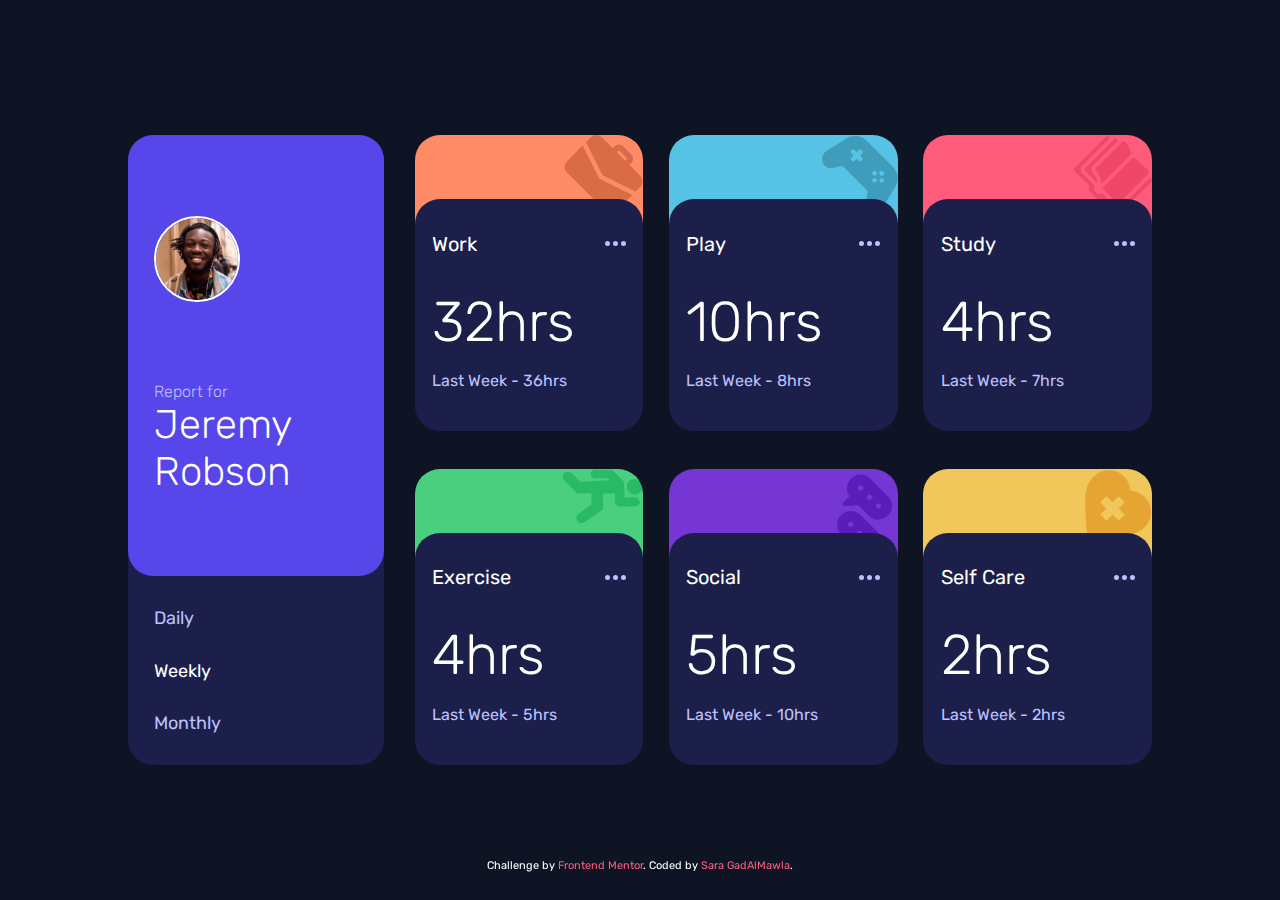
<file: index.html>
<!DOCTYPE html>
<html lang="en">
  <head>
    <meta charset="UTF-8">
    <meta name="viewport" content="width=device-width, initial-scale=1.0"> <!-- displays site properly based on user's device -->

    <link rel="icon" type="image/png" sizes="32x32" href="./images/favicon-32x32.png">
    <link rel="stylesheet" href="style.css">

    <link rel="preconnect" href="https://fonts.googleapis.com">
    <link rel="preconnect" href="https://fonts.gstatic.com" crossorigin>
    <link href="https://fonts.googleapis.com/css2?family=Rubik:wght@300;400;500&display=swap" rel="stylesheet">

    <title>Frontend Mentor | Time tracking dashboard</title>
  </head>
  <body>
    <div class="verticalCent">
      <div class="container" >
        <div class="userCol">
          <div class="userMod">
            <div class="contain">
              <img class="avatar" alt="Jeremy's photo" src="images/image-jeremy.png">
              <h1 class="title">Report for<span class="accentText"> Jeremy Robson</span></h1>
            </div>
          </div>
          <nav>
            <ul class="flex">
              <li class="navItem">
                <a href="daily.html">Daily</a>
              </li>
              <li class="navItem">
                <a href="index.html" class="activePage">Weekly</a>
              </li>
              <li class="navItem">
                <a href="monthly.html">Monthly</a>
              </li>
            </ul>
          </nav>
        </div>

        <div class="activityArea">
          <div class="Row">
            <div class="sec">
              <div class="workBg bg"></div>
              <div class="content">
                <div class="organizer">
                  <h2>Work</h2>
                  <img src="images/icon-ellipsis.svg" alt="More" style="width: auto; height: auto;">
                </div>
                <div class="organizer unflex">
                  <p class="present">32hrs</p>
                  <p class="past">Last Week - 36hrs</p>
                </div>
              </div>
            </div>

            <div class="sec">
              <div class="playBg bg"></div>
              <div class="content">
                <div class="organizer">
                  <h2>Play</h2>
                  <img src="images/icon-ellipsis.svg" alt="More" style="width: auto; height: auto;">
                </div>
                <div class="organizer unflex">
                  <p class="present">10hrs</p>
                  <p class="past">Last Week - 8hrs</p>
                </div>
              </div>
            </div>

            <div class="sec">
              <div class="studyBg bg"></div>
              <div class="content">
                <div class="organizer">
                  <h2>Study</h2>
                  <img src="images/icon-ellipsis.svg" alt="More" style="width: auto; height: auto;">
                </div>
                <div class="organizer unflex">
                  <p class="present">4hrs</p>
                  <p class="past">Last Week - 7hrs</p>
                </div>
              </div>
            </div>
          </div>

          <div class="Row">
            <div class="sec">
              <div class="exerciseBg bg"></div>
              <div class="content">
                <div class="organizer">
                  <h2>Exercise</h2>
                  <img src="images/icon-ellipsis.svg" alt="More" style="width: auto; height: auto;">
                </div>
                <div class="organizer unflex">
                  <p class="present">4hrs</p>
                  <p class="past">Last Week - 5hrs</p>
                </div>
              </div>
            </div>

            <div class="sec">
              <div class="socialBg bg"></div>
              <div class="content">
                <div class="organizer">
                  <h2>Social</h2>
                  <img src="images/icon-ellipsis.svg" alt="More" style="width: auto; height: auto;">
                </div>
                <div class="organizer unflex">
                  <p class="present">5hrs</p>
                  <p class="past">Last Week - 10hrs</p>
                </div>
              </div>
            </div>

            <div class="sec">
              <div class="careBg bg"></div>
              <div class="content">
                <div class="organizer">
                  <h2>Self Care</h2>
                  <img src="images/icon-ellipsis.svg" alt="More" style="width: auto; height: auto;">
                </div>
                <div class="organizer unflex">
                  <p class="present">2hrs</p>
                  <p class="past">Last Week - 2hrs</p>
                </div>
              </div>
            </div>
          </div>
        </div>
      </div>
      
      <div class="attribution">
        Challenge by <a href="https://www.frontendmentor.io?ref=challenge" target="_blank">Frontend Mentor</a>. 
        Coded by <a href="https://github.com/SaraGadAlMawla" target="_blank">Sara GadAlMawla</a>.
      </div>
    </div>
  </body>
</html>
</file>
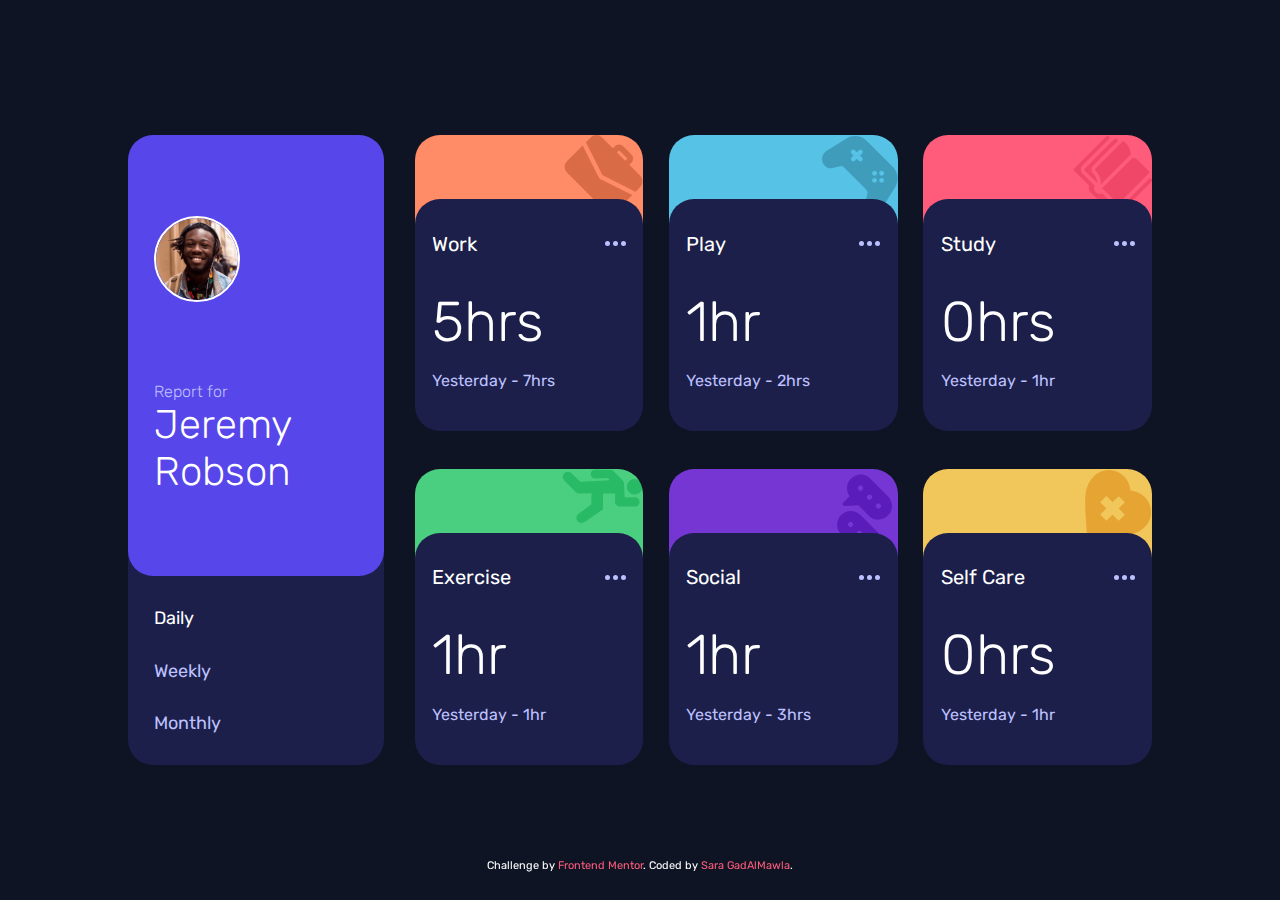
<file: daily.html>
<!DOCTYPE html>
<html lang="en">
  <head>
    <meta charset="UTF-8">
    <meta name="viewport" content="width=device-width, initial-scale=1.0"> <!-- displays site properly based on user's device -->

    <link rel="icon" type="image/png" sizes="32x32" href="./images/favicon-32x32.png">
    <link rel="stylesheet" href="style.css">

    <link rel="preconnect" href="https://fonts.googleapis.com">
    <link rel="preconnect" href="https://fonts.gstatic.com" crossorigin>
    <link href="https://fonts.googleapis.com/css2?family=Rubik:wght@300;400;500&display=swap" rel="stylesheet">

    <title>Frontend Mentor | Time tracking dashboard</title>
  </head>
  <body>
    <div class="verticalCent">
      <div class="container" >
        <div class="userCol">
          <div class="userMod">
            <div class="contain">
              <img class="avatar" alt="Jeremy's photo" src="images/image-jeremy.png">
              <h1 class="title">Report for<span class="accentText"> Jeremy Robson</span></h1>
            </div>
          </div>
          <nav>
            <ul class="flex">
              <li class="navItem">
                <a href="daily.html" class="activePage">Daily</a>
              </li>
              <li class="navItem">
                <a href="index.html">Weekly</a>
              </li>
              <li class="navItem">
                <a href="monthly.html">Monthly</a>
              </li>
            </ul>
          </nav>
        </div>

        <div class="activityArea">
          <div class="Row">
            <div class="sec">
              <div class="workBg bg"></div>
              <div class="content">
                <div class="organizer">
                  <h2>Work</h2>
                  <img src="images/icon-ellipsis.svg" alt="More" style="width: auto; height: auto;">
                </div>
                <div class="organizer unflex">
                  <p class="present">5hrs</p>
                  <p class="past">Yesterday - 7hrs</p>
                </div>
              </div>
            </div>

            <div class="sec">
              <div class="playBg bg"></div>
              <div class="content">
                <div class="organizer">
                  <h2>Play</h2>
                  <img src="images/icon-ellipsis.svg" alt="More" style="width: auto; height: auto;">
                </div>
                <div class="organizer unflex">
                  <p class="present">1hr</p>
                  <p class="past">Yesterday - 2hrs</p>
                </div>
              </div>
            </div>

            <div class="sec">
              <div class="studyBg bg"></div>
              <div class="content">
                <div class="organizer">
                  <h2>Study</h2>
                  <img src="images/icon-ellipsis.svg" alt="More" style="width: auto; height: auto;">
                </div>
                <div class="organizer unflex">
                  <p class="present">0hrs</p>
                  <p class="past">Yesterday - 1hr</p>
                </div>
              </div>
            </div>
          </div>

          <div class="Row">
            <div class="sec">
              <div class="exerciseBg bg"></div>
              <div class="content">
                <div class="organizer">
                  <h2>Exercise</h2>
                  <img src="images/icon-ellipsis.svg" alt="More" style="width: auto; height: auto;">
                </div>
                <div class="organizer unflex">
                  <p class="present">1hr</p>
                  <p class="past">Yesterday - 1hr</p>
                </div>
              </div>
            </div>

            <div class="sec">
              <div class="socialBg bg"></div>
              <div class="content">
                <div class="organizer">
                  <h2>Social</h2>
                  <img src="images/icon-ellipsis.svg" alt="More" style="width: auto; height: auto;">
                </div>
                <div class="organizer unflex">
                  <p class="present">1hr</p>
                  <p class="past">Yesterday - 3hrs</p>
                </div>
              </div>
            </div>

            <div class="sec">
              <div class="careBg bg"></div>
              <div class="content">
                <div class="organizer">
                  <h2>Self Care</h2>
                  <img src="images/icon-ellipsis.svg" alt="More" style="width: auto; height: auto;">
                </div>
                <div class="organizer unflex">
                  <p class="present">0hrs</p>
                  <p class="past">Yesterday - 1hr</p>
                </div>
              </div>
            </div>
          </div>
        </div>
      </div>
      
      <div class="attribution">
        Challenge by <a href="https://www.frontendmentor.io?ref=challenge" target="_blank">Frontend Mentor</a>. 
        Coded by <a href="https://github.com/SaraGadAlMawla" target="_blank">Sara GadAlMawla</a>.
      </div>
    </div>
  </body>
</html>
</file>
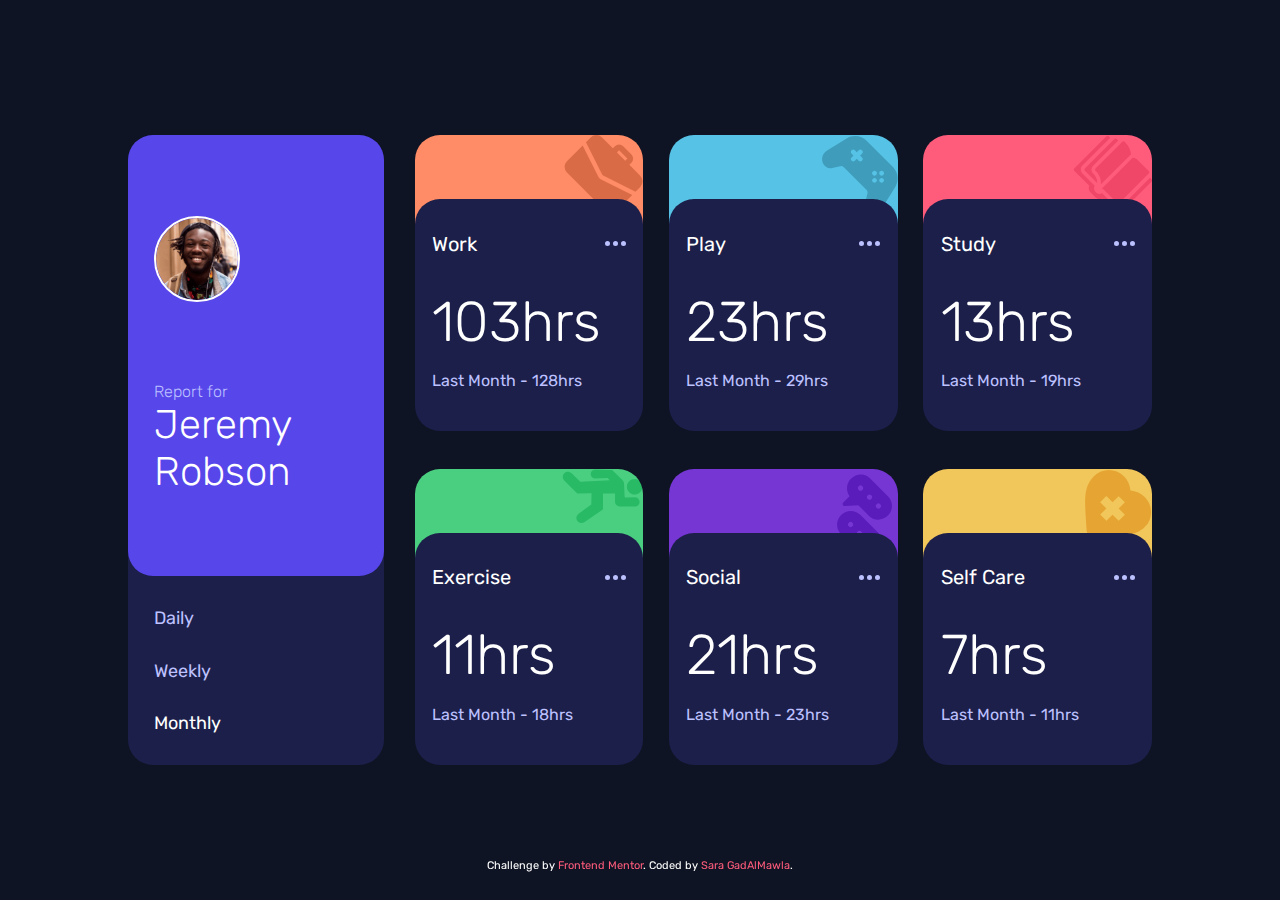
<file: monthly.html>
<!DOCTYPE html>
<html lang="en">
  <head>
    <meta charset="UTF-8">
    <meta name="viewport" content="width=device-width, initial-scale=1.0"> <!-- displays site properly based on user's device -->

    <link rel="icon" type="image/png" sizes="32x32" href="./images/favicon-32x32.png">
    <link rel="stylesheet" href="style.css">

    <link rel="preconnect" href="https://fonts.googleapis.com">
    <link rel="preconnect" href="https://fonts.gstatic.com" crossorigin>
    <link href="https://fonts.googleapis.com/css2?family=Rubik:wght@300;400;500&display=swap" rel="stylesheet">

    <title>Frontend Mentor | Time tracking dashboard</title>
  </head>
  <body>
    <div class="verticalCent">
      <div class="container" >
        <div class="userCol">
          <div class="userMod">
            <div class="contain">
              <img class="avatar" alt="Jeremy's photo" src="images/image-jeremy.png">
              <h1 class="title">Report for<span class="accentText"> Jeremy Robson</span></h1>
            </div>
          </div>
          <nav>
            <ul class="flex">
              <li class="navItem">
                <a href="daily.html">Daily</a>
              </li>
              <li class="navItem">
                <a href="index.html">Weekly</a>
              </li>
              <li class="navItem">
                <a href="monthly.html" class="activePage">Monthly</a>
              </li>
            </ul>
          </nav>
        </div>

        <div class="activityArea">
          <div class="Row">
            <div class="sec">
              <div class="workBg bg"></div>
              <div class="content">
                <div class="organizer">
                  <h2>Work</h2>
                  <img src="images/icon-ellipsis.svg" alt="More" style="width: auto; height: auto;">
                </div>
                <div class="organizer unflex">
                  <p class="present">103hrs</p>
                  <p class="past">Last Month - 128hrs</p>
                </div>
              </div>
            </div>

            <div class="sec">
              <div class="playBg bg"></div>
              <div class="content">
                <div class="organizer">
                  <h2>Play</h2>
                  <img src="images/icon-ellipsis.svg" alt="More" style="width: auto; height: auto;">
                </div>
                <div class="organizer unflex">
                  <p class="present">23hrs</p>
                  <p class="past">Last Month - 29hrs</p>
                </div>
              </div>
            </div>

            <div class="sec">
              <div class="studyBg bg"></div>
              <div class="content">
                <div class="organizer">
                  <h2>Study</h2>
                  <img src="images/icon-ellipsis.svg" alt="More" style="width: auto; height: auto;">
                </div>
                <div class="organizer unflex">
                  <p class="present">13hrs</p>
                  <p class="past">Last Month - 19hrs</p>
                </div>
              </div>
            </div>
          </div>

          <div class="Row">
            <div class="sec">
              <div class="exerciseBg bg"></div>
              <div class="content">
                <div class="organizer">
                  <h2>Exercise</h2>
                  <img src="images/icon-ellipsis.svg" alt="More" style="width: auto; height: auto;">
                </div>
                <div class="organizer unflex">
                  <p class="present">11hrs</p>
                  <p class="past">Last Month - 18hrs</p>
                </div>
              </div>
            </div>

            <div class="sec">
              <div class="socialBg bg"></div>
              <div class="content">
                <div class="organizer">
                  <h2>Social</h2>
                  <img src="images/icon-ellipsis.svg" alt="More" style="width: auto; height: auto;">
                </div>
                <div class="organizer unflex">
                  <p class="present">21hrs</p>
                  <p class="past">Last Month - 23hrs</p>
                </div>
              </div>
            </div>

            <div class="sec">
              <div class="careBg bg"></div>
              <div class="content">
                <div class="organizer">
                  <h2>Self Care</h2>
                  <img src="images/icon-ellipsis.svg" alt="More" style="width: auto; height: auto;">
                </div>
                <div class="organizer unflex">
                  <p class="present">7hrs</p>
                  <p class="past">Last Month - 11hrs</p>
                </div>
              </div>
            </div>
          </div>
        </div>
      </div>
      
      <div class="attribution">
        Challenge by <a href="https://www.frontendmentor.io?ref=challenge" target="_blank">Frontend Mentor</a>. 
        Coded by <a href="https://github.com/SaraGadAlMawla" target="_blank">Sara GadAlMawla</a>.
      </div>
    </div>
  </body>
</html>
</file>
<file: style.css>
/*General styling*/

body{
    font-size: 18px;
    font-family: 'Rubik', sans-serif;
    margin: 0;
    background-color: hsl(226, 43%, 10%);
    color: #fff;
}

ul{
    padding: 0;
    margin: 0;
}

li{
    list-style-type: none;
}

.attribution {
    font-size: 11px;
    text-align: center;
    padding:1em 0;
}
.attribution a {
    color: hsl(348, 100%, 68%);
}

/*Typography*/

h1{
    margin: 0;
    font-size: 1rem;
    width: 70%;
    font-weight: 300;
    color: hsl(236, 100%, 87%);
}

h2{
    font-weight: 400;
}

.present{
    font-size: 2.5rem;
    font-weight: 300;
    margin: 0;
}

.past{
    margin: 0;
    font-size: 1rem;
    color: hsl(236, 100%, 87%);
}

.accentText{
    display: block;
    font-size: 2rem;
    color: #fff;
}

a {
    text-decoration: none;
    color: hsl(236, 100%, 87%);
}

a:hover,
a:focus{
    color: white;
}

.activePage{
    color: white;
}

/*Layout*/
.container{
    box-sizing: border-box;
    margin: 0 auto;
    padding-top: 3em;
    max-width: 370px;
}

.flex{
    display: flex;
    align-items: center;
    justify-content: space-evenly;
}

.organizer{
    display: flex;
    justify-content: space-between;
    align-items: center;
}

.userCol{
    height: 25vh;
    padding: 0;
    background-color:  hsl(235, 46%, 20%);
    border-radius: 25px;
}

.userMod{
    background-color: rgba(87,70,234,255);
    display: flex;
    align-items: center;
    justify-content: center;
    height: 80%;
    border-radius: 25px;
}

.contain{
    display: flex;
    height: 60%;
    width: 90%;
    align-items:center;
    justify-content: space-evenly;
}

nav{
    height: 20%;
    display: flex;
    flex-direction: column;
    justify-content: center;
}

.avatar{
    max-width: 100%;
    max-height: 100%;
    width: 20%;
    border: white 2px solid;
    border-radius: 50%;
}

.sec{
    height: 25vh;
    margin-top: 1.5em;
    position: relative;
    border-radius: 25px;
}

.bg{
    height: 30%;
    background-position: top right;
    background-repeat: no-repeat;
    border-top-right-radius: 25px;
    border-top-left-radius: 25px;
}

.content{
    display: flex;
    flex-direction: column;
    justify-content: center;
    align-items: center;
    height: 70%;
    width: 100%;
    position: absolute;
    background-color: hsl(235, 46%, 20%);
    bottom: 0px;
    border-radius: 25px;
    padding-bottom: 25px;
}

.content:hover,
.content:focus{
    background-color: hsl(236, 41%, 34%);
    cursor: pointer;
}

.organizer img:hover{
    scale: 1.25;
}

.content > *{
    width: 85%;
}

.workBg{
    background-image: url(images/icon-work.svg);
    background-color: hsl(15, 100%, 70%);
    
}

.playBg{
    background-image: url(images/icon-play.svg);
    background-color: hsl(195, 74%, 62%);
    
}

.studyBg{
    background-image: url(images/icon-study.svg);
    background-color: hsl(348, 100%, 68%);
    
}

.exerciseBg{
    background-image: url(images/icon-exercise.svg);
    background-color: hsl(145, 58%, 55%);
    
}

.socialBg{
    background-image: url(images/icon-social.svg);
    background-color: hsl(264, 64%, 52%);
    
}

.careBg{
    background-image: url(images/icon-self-care.svg);
    background-color: hsl(43, 84%, 65%);
    
}

@media (min-width : 1000px) {

    body{
        height: 100vh;
        display: flex;
        flex-direction: column;
        justify-content: center;
    }

    .attribution {
        position: fixed;
        bottom: 0;
        left: 50%;
        transform: translate(-50%, -50%);
    }

    h2{
        font-size: 1.25rem;
    }

    nav{
        align-items: center;
        justify-content: center;
        height: 30%;
    }

    .userMod{
        height: 70%;
    }

    ul.flex{
        flex-direction: column;
        align-items: flex-start;
        height: 100%;
        width: 80%;
    }
    
    .container{
        display: flex;
        max-width: 80%;
        height: 70vh;
        align-items: center;
        padding: 0;
        justify-content: space-between;
    }

    .contain{
        flex-direction: column;
        align-items:flex-start;
        height: 100%;
        width: 80%;
    }

    .userCol{
        width: 25%;
        height: 100%;
    }

    .avatar{
        width: 40%;
    }

    .accentText{
        font-size: 2.5rem;
    }

    .activityArea{
        display: flex;
        flex-direction: column;
        width: 72%;
        height: 100%;
        justify-content: space-between;
    }

    .Row{
        display: flex;
        justify-content: space-between;
        height: 47%;
    }

    .sec{
        margin: 0;
        width: 31%;
        height: 100%;
    }

    .organizer{
        height: 30%;
        padding-top: 1rem;
    }

    .unflex{
        padding: 0;
        flex-direction: column;
        align-items: flex-start;
        height: 70%;
        justify-content: space-evenly;
    }

    .present{
        font-size: 3.5rem;
    }
}
</file>
